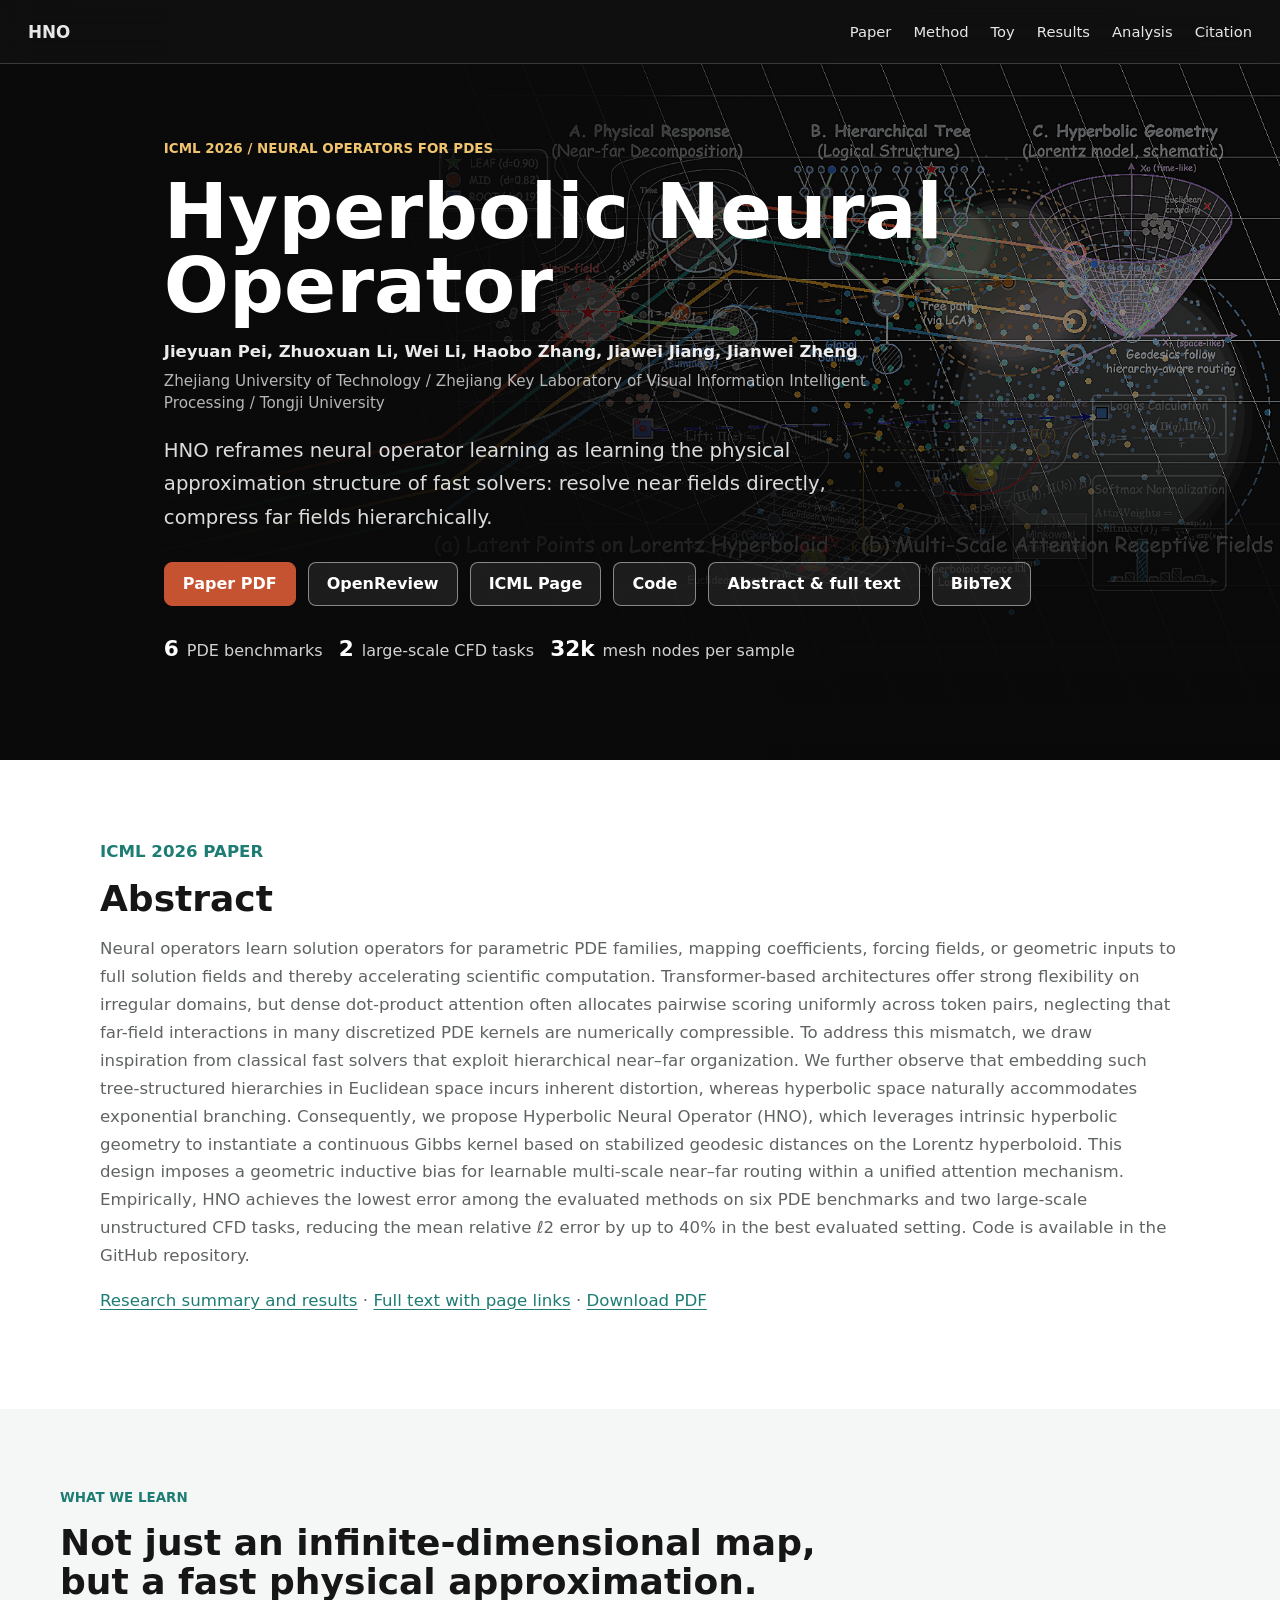
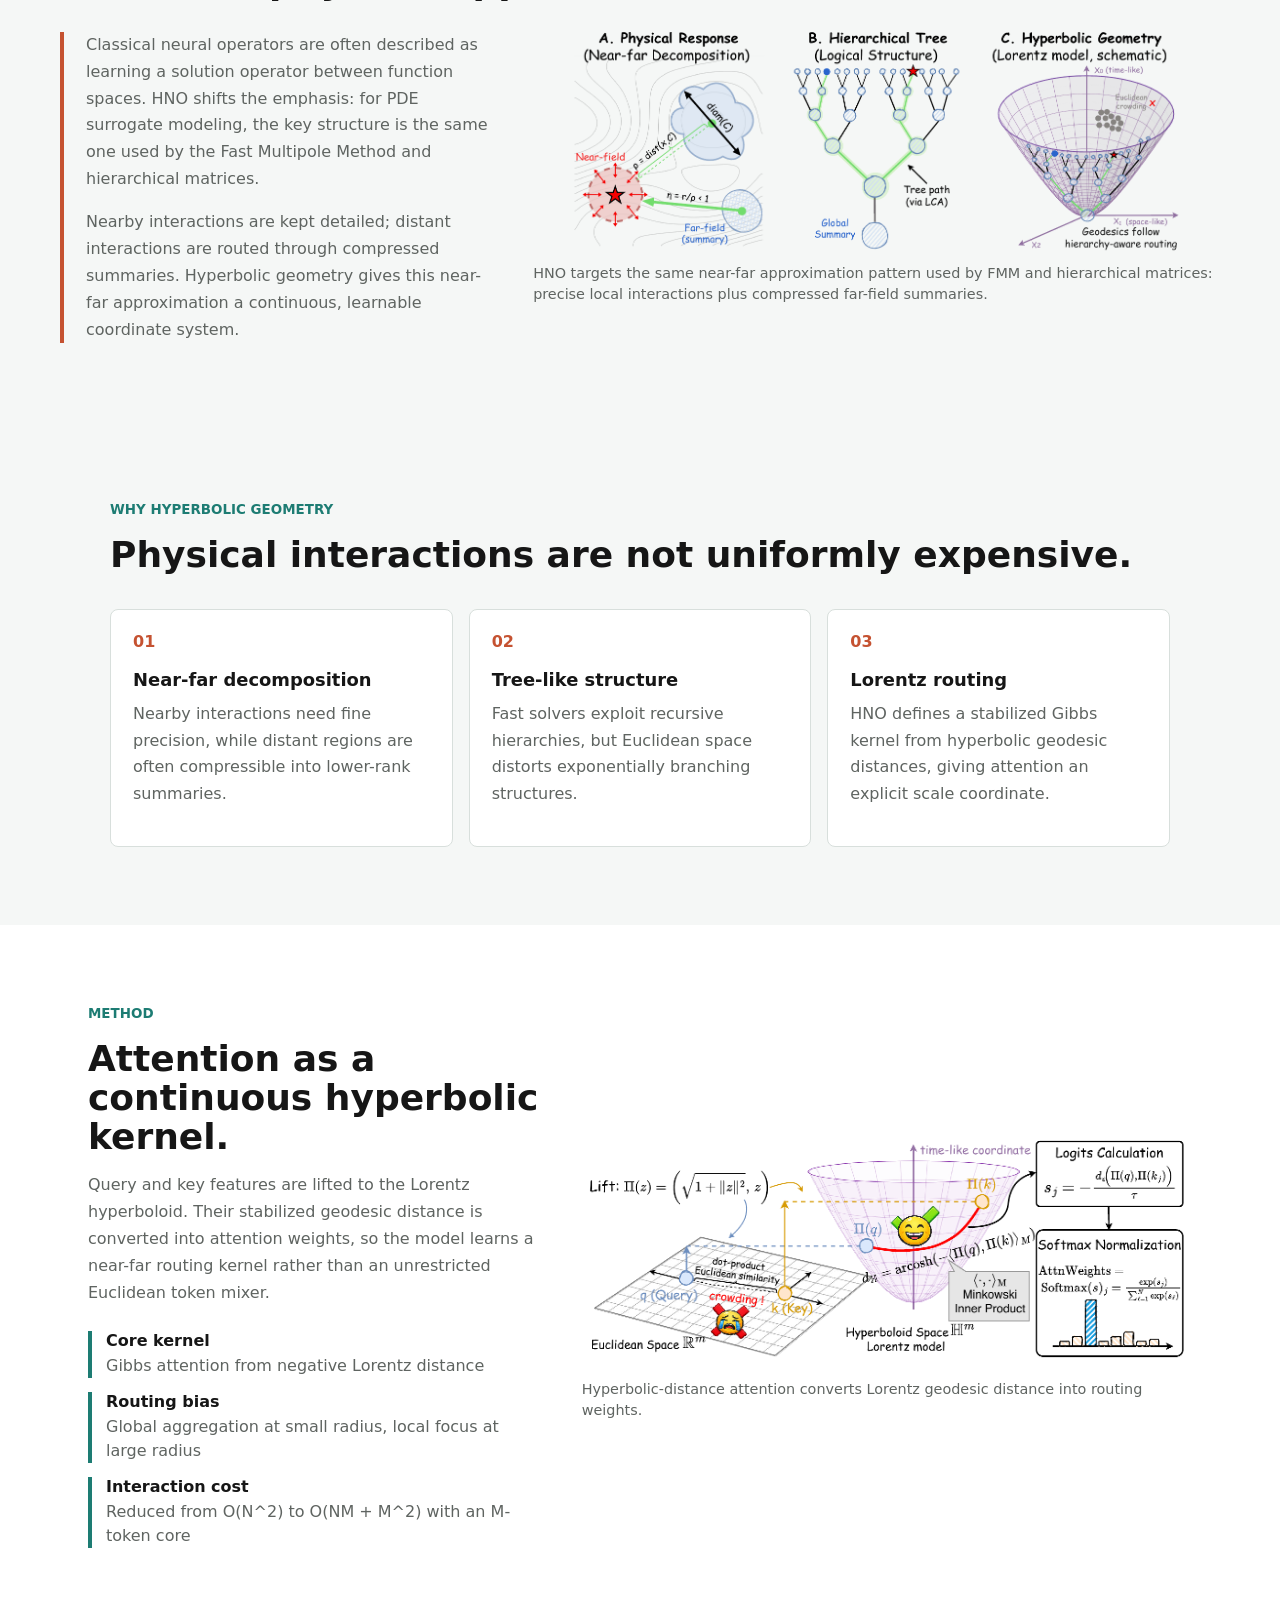
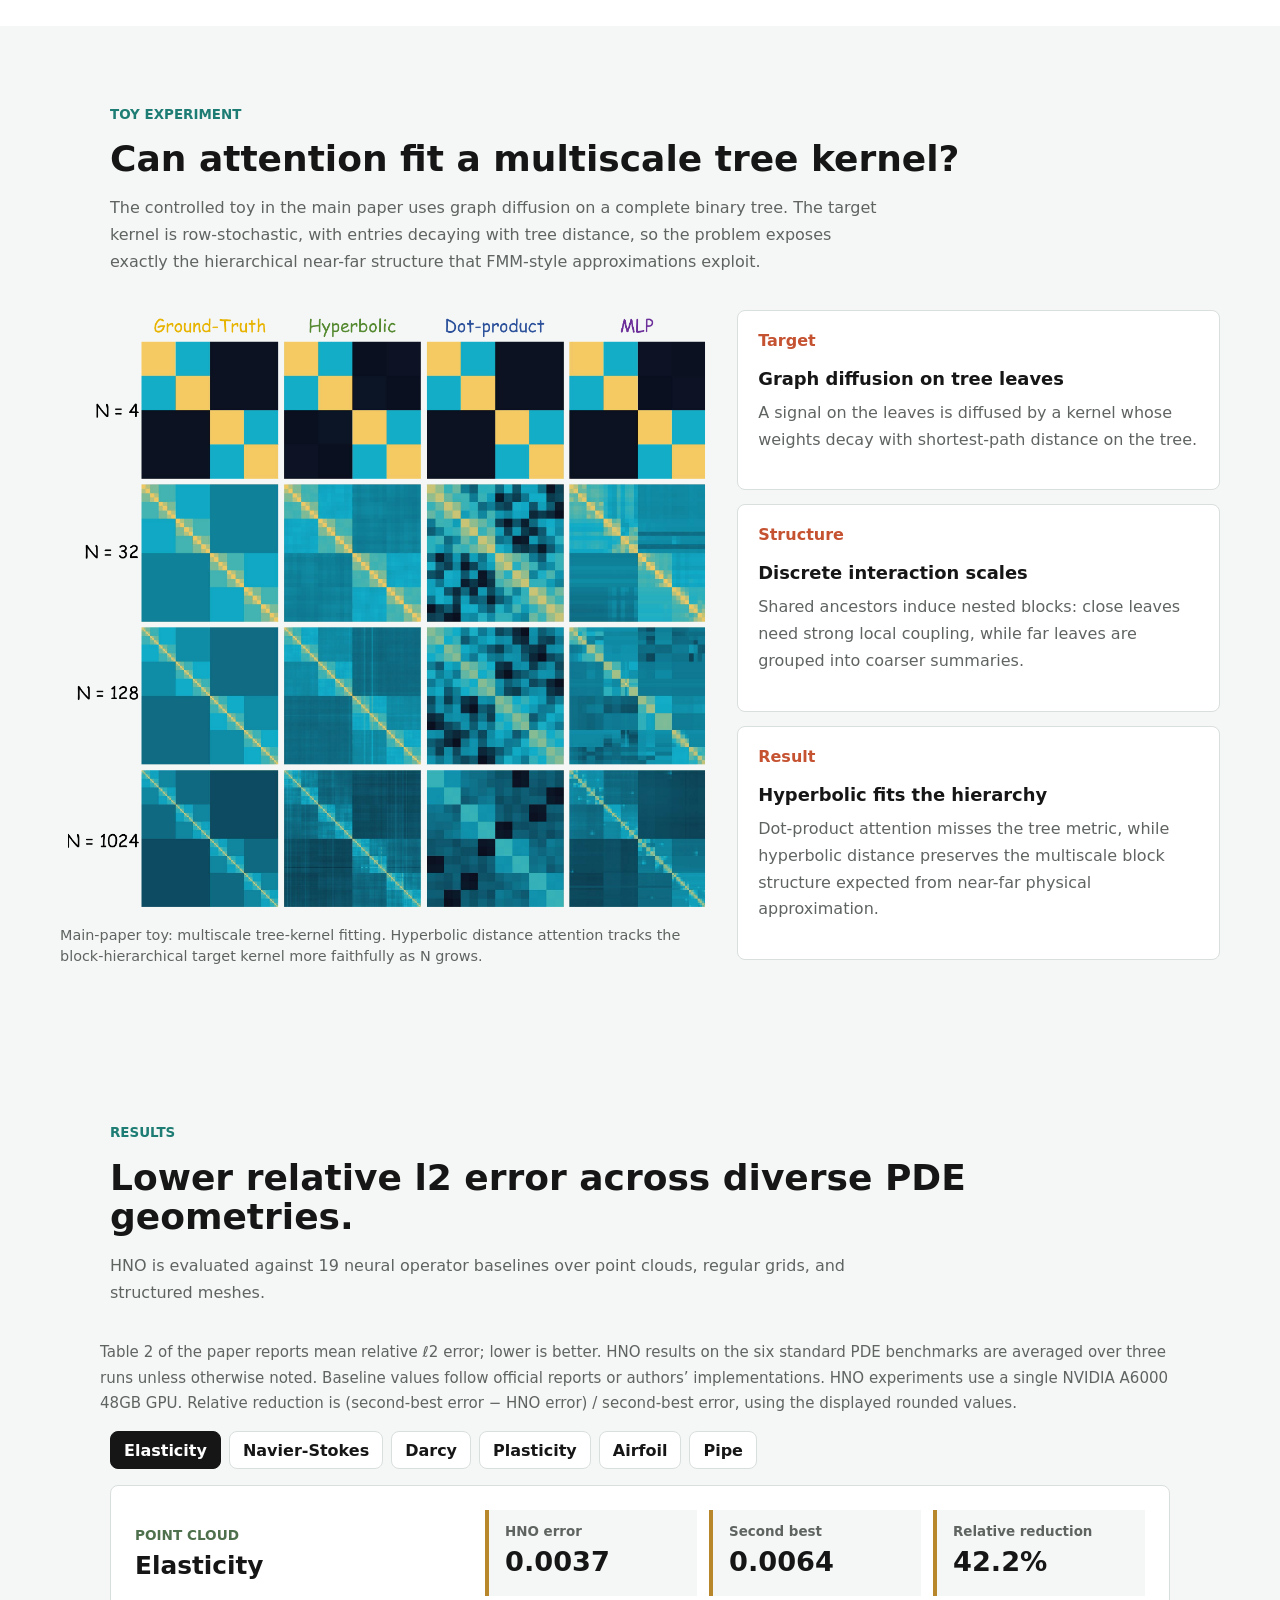
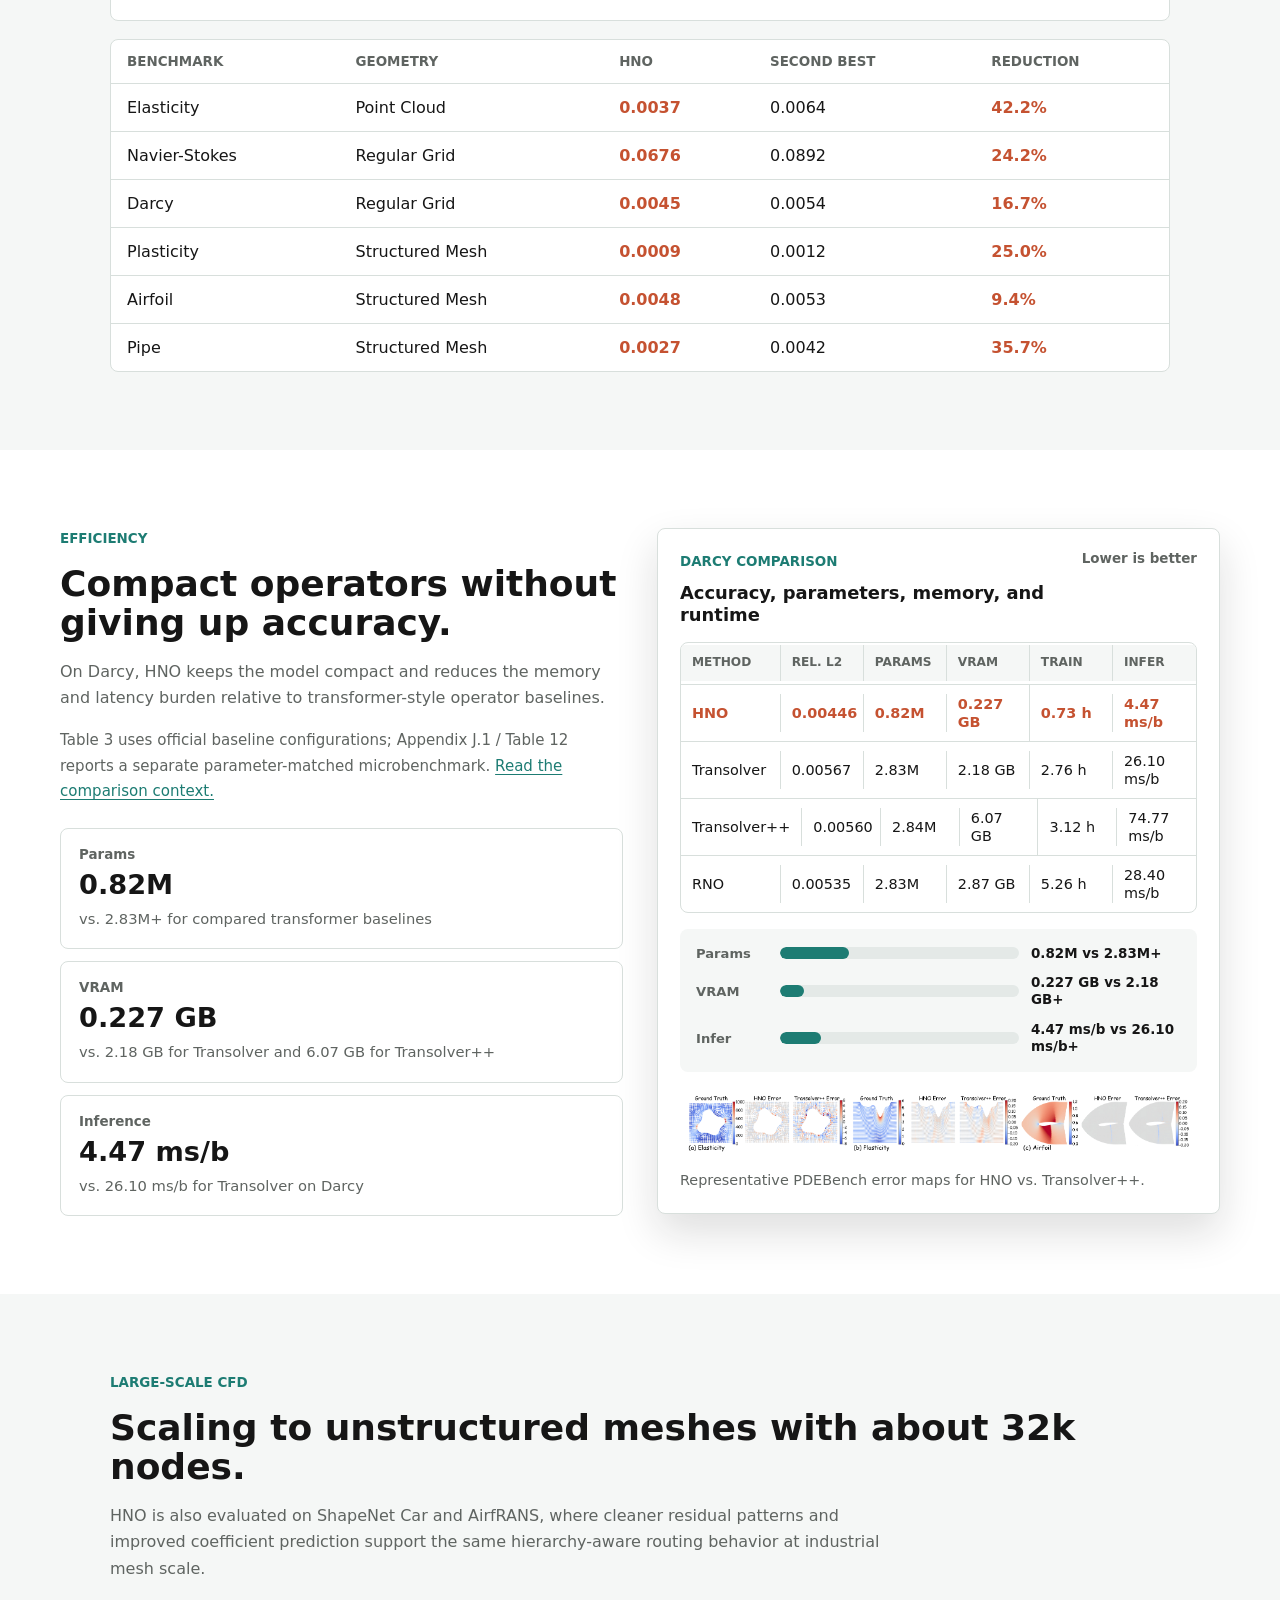
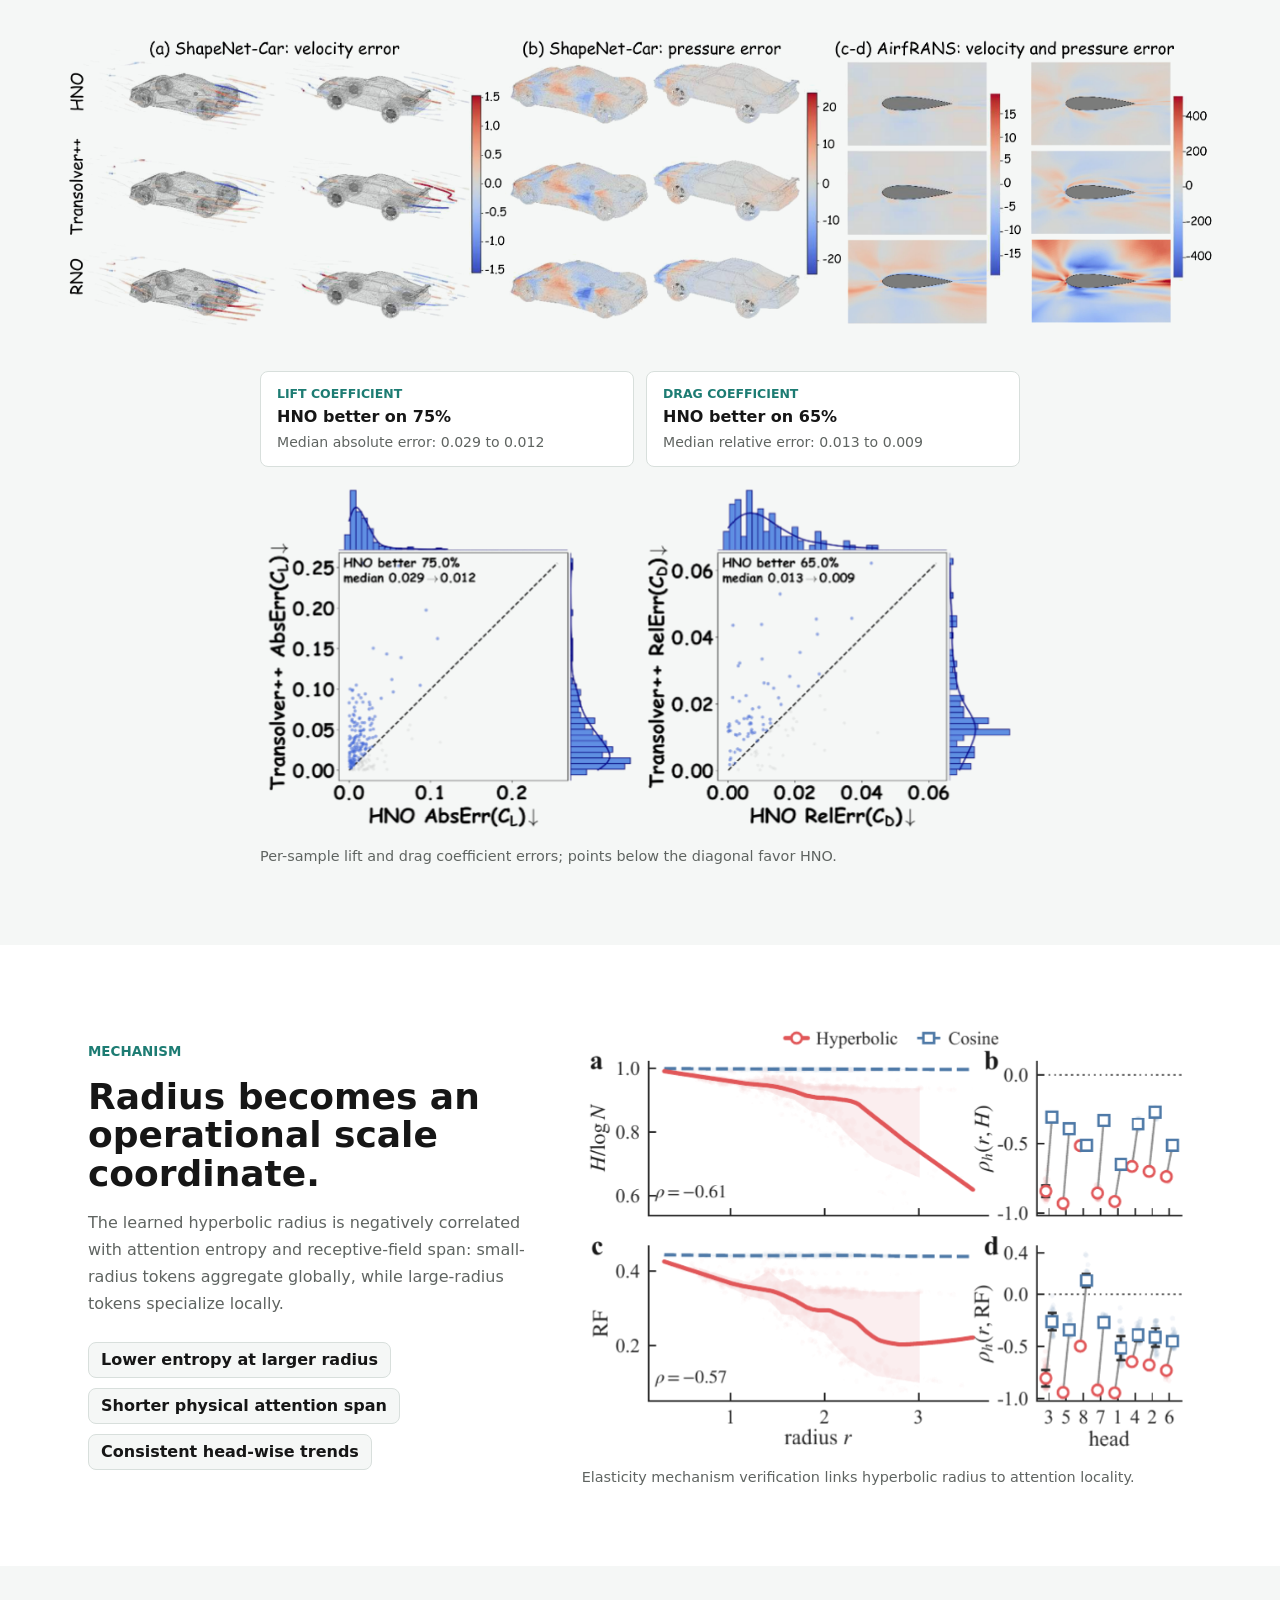
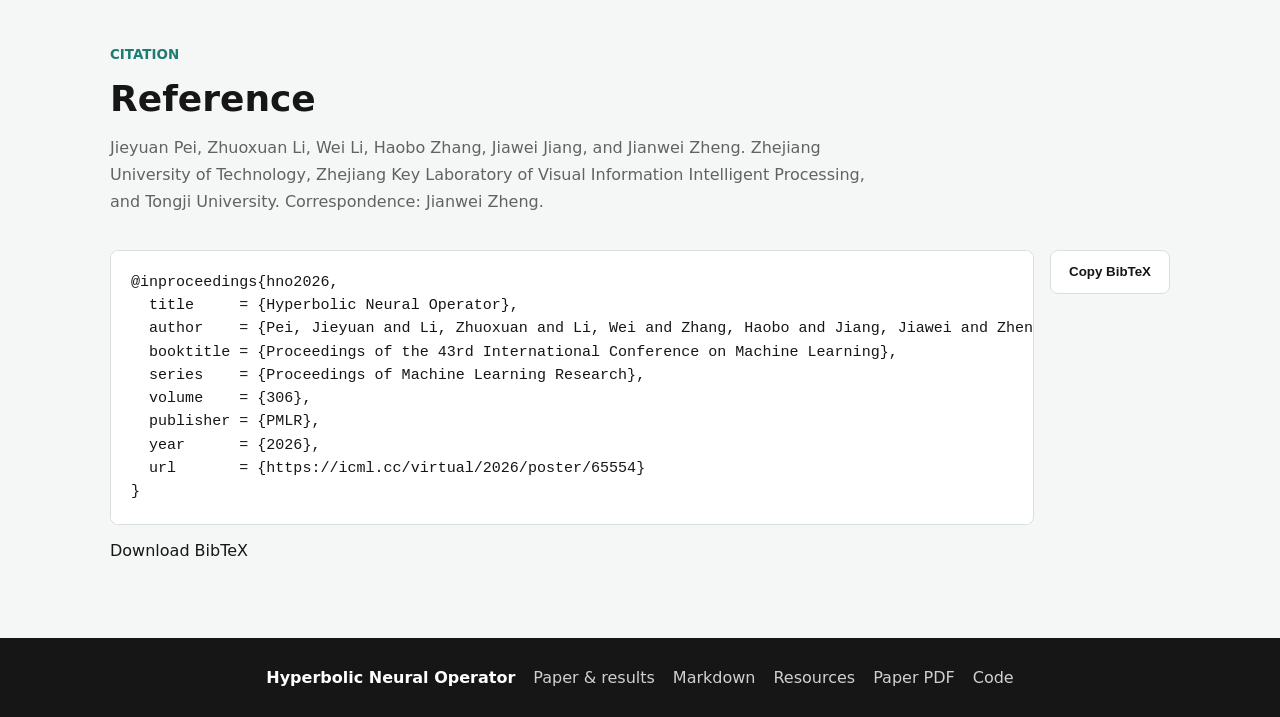
<file: index.html>
<!doctype html>
<html lang="en">
  <head>
    <meta charset="utf-8">
    <meta name="viewport" content="width=device-width, initial-scale=1">
    <title>Hyperbolic Neural Operator | ICML 2026</title>
    <meta name="description" content="Hyperbolic Neural Operator (HNO), ICML 2026: Lorentz-distance attention for multiscale PDE operator learning on grids and irregular meshes. Paper, code, results and citation.">
    <meta name="author" content="Jieyuan Pei, Zhuoxuan Li, Wei Li, Haobo Zhang, Jiawei Jiang, Jianwei Zheng">
    <meta property="og:url" content="https://guobapei.github.io/Hyperbolic-Neural-Operator/">
    <meta property="og:type" content="article">
    <meta property="og:title" content="Hyperbolic Neural Operator">
    <meta property="og:description" content="Hyperbolic geometry for scalable near-far routing in neural operators.">
    <meta property="og:image" content="https://guobapei.github.io/Hyperbolic-Neural-Operator/assets/hero-fmm-scene.png">
    <meta name="theme-color" content="#161616">
    <link rel="stylesheet" href="styles.css">
  <link rel="canonical" href="https://guobapei.github.io/Hyperbolic-Neural-Operator/">
<meta name="robots" content="index, follow, max-image-preview:large">
<meta name="citation_title" content="Hyperbolic Neural Operator">
<meta name="citation_author" content="Jieyuan Pei">
<meta name="citation_author" content="Zhuoxuan Li">
<meta name="citation_author" content="Wei Li">
<meta name="citation_author" content="Haobo Zhang">
<meta name="citation_author" content="Jiawei Jiang">
<meta name="citation_author" content="Jianwei Zheng">
<meta name="citation_publication_date" content="2026">
<meta name="citation_conference_title" content="Proceedings of the 43rd International Conference on Machine Learning">
<meta name="citation_volume" content="306">
<meta name="citation_publisher" content="PMLR">
<meta name="citation_pdf_url" content="https://guobapei.github.io/Hyperbolic-Neural-Operator/assets/paper.pdf">
<meta name="citation_abstract_html_url" content="https://guobapei.github.io/Hyperbolic-Neural-Operator/paper.html">
<link rel="alternate" type="text/markdown" href="https://guobapei.github.io/Hyperbolic-Neural-Operator/summary.md" title="Research summary">
<link rel="alternate" type="text/plain" href="https://guobapei.github.io/Hyperbolic-Neural-Operator/paper.txt" title="Full paper text">
<link rel="sitemap" type="application/xml" href="https://guobapei.github.io/Hyperbolic-Neural-Operator/sitemap.xml">
<script type="application/ld+json">{
  "@context": "https://schema.org",
  "@type": "ScholarlyArticle",
  "@id": "https://guobapei.github.io/Hyperbolic-Neural-Operator/#paper",
  "name": "Hyperbolic Neural Operator",
  "headline": "Hyperbolic Neural Operator",
  "alternateName": "HNO",
  "url": "https://guobapei.github.io/Hyperbolic-Neural-Operator/paper.html",
  "author": [
    {
      "@type": "Person",
      "name": "Jieyuan Pei",
      "affiliation": {
        "@type": "Organization",
        "name": "Zhejiang University of Technology"
      }
    },
    {
      "@type": "Person",
      "name": "Zhuoxuan Li",
      "affiliation": {
        "@type": "Organization",
        "name": "Tongji University"
      }
    },
    {
      "@type": "Person",
      "name": "Wei Li",
      "affiliation": {
        "@type": "Organization",
        "name": "Zhejiang University of Technology"
      }
    },
    {
      "@type": "Person",
      "name": "Haobo Zhang",
      "affiliation": {
        "@type": "Organization",
        "name": "Zhejiang University of Technology"
      }
    },
    {
      "@type": "Person",
      "name": "Jiawei Jiang",
      "affiliation": {
        "@type": "Organization",
        "name": "Zhejiang University of Technology"
      }
    },
    {
      "@type": "Person",
      "name": "Jianwei Zheng",
      "affiliation": {
        "@type": "Organization",
        "name": "Zhejiang University of Technology"
      }
    }
  ],
  "datePublished": "2026",
  "inLanguage": "en",
  "abstract": "Neural operators learn solution operators for parametric PDE families, mapping coefficients, forcing fields, or geometric inputs to full solution fields and thereby accelerating scientific computation. Transformer-based architectures offer strong flexibility on irregular domains, but dense dot-product attention often allocates pairwise scoring uniformly across token pairs, neglecting that far-field interactions in many discretized PDE kernels are numerically compressible. To address this mismatch, we draw inspiration from classical fast solvers that exploit hierarchical near–far organization. We further observe that embedding such tree-structured hierarchies in Euclidean space incurs inherent distortion, whereas hyperbolic space naturally accommodates exponential branching. Consequently, we propose Hyperbolic Neural Operator (HNO), which leverages intrinsic hyperbolic geometry to instantiate a continuous Gibbs kernel based on stabilized geodesic distances on the Lorentz hyperboloid. This design imposes a geometric inductive bias for learnable multi-scale near–far routing within a unified attention mechanism. Empirically, HNO achieves the lowest error among the evaluated methods on six PDE benchmarks and two large-scale unstructured CFD tasks, reducing the mean relative ℓ2 error by up to 40% in the best evaluated setting. Code is available in the GitHub repository.",
  "description": "Hyperbolic Neural Operator (HNO), ICML 2026: Lorentz-distance attention for multiscale PDE operator learning on grids and irregular meshes. Paper, code, results and citation.",
  "keywords": [
    "neural operators",
    "hyperbolic geometry",
    "Lorentz-distance attention",
    "multiscale PDE surrogate modeling",
    "near-far interactions",
    "irregular meshes",
    "scientific machine learning",
    "Darcy flow",
    "AirfRANS",
    "ShapeNet Car"
  ],
  "isPartOf": {
    "@type": "PublicationVolume",
    "volumeNumber": "306",
    "name": "Proceedings of the 43rd International Conference on Machine Learning",
    "isPartOf": {
      "@type": "CreativeWorkSeries",
      "name": "Proceedings of Machine Learning Research"
    }
  },
  "publisher": {
    "@type": "Organization",
    "name": "PMLR"
  },
  "sameAs": [
    "https://openreview.net/forum?id=CUQwYTTNu8",
    "https://icml.cc/virtual/2026/poster/65554"
  ],
  "encoding": [
    {
      "@type": "MediaObject",
      "encodingFormat": "application/pdf",
      "contentUrl": "https://guobapei.github.io/Hyperbolic-Neural-Operator/assets/paper.pdf"
    },
    {
      "@type": "MediaObject",
      "encodingFormat": "text/plain",
      "contentUrl": "https://guobapei.github.io/Hyperbolic-Neural-Operator/paper.txt"
    }
  ],
  "associatedMedia": {
    "@type": "SoftwareSourceCode",
    "name": "HNO official implementation",
    "codeRepository": "https://github.com/GuobaPei/Hyperbolic-Neural-Operator"
  }
}</script>
  </head>
  <body>
    <header class="site-nav" aria-label="Primary navigation">
      <a class="brand" href="#top">HNO</a>
      <nav>
        <a href="paper.html">Paper</a>
        <a href="#method">Method</a>
        <a href="#toy">Toy</a>
        <a href="#results">Results</a>
        <a href="#analysis">Analysis</a>
        <a href="#citation">Citation</a>
      </nav>
    </header>

    <main>
      <section class="hero" id="top" aria-label="Hyperbolic Neural Operator">
        <div class="hero-copy">
          <p class="eyebrow">ICML 2026 / Neural Operators for PDEs</p>
          <h1>Hyperbolic Neural Operator</h1>
          <p class="hero-authors">
            Jieyuan Pei, Zhuoxuan Li, Wei Li, Haobo Zhang, Jiawei Jiang, Jianwei Zheng
          </p>
          <p class="hero-affiliations">
            Zhejiang University of Technology / Zhejiang Key Laboratory of Visual Information Intelligent Processing / Tongji University
          </p>
          <p class="hero-lede">
            HNO reframes neural operator learning as learning the physical
            approximation structure of fast solvers: resolve near fields
            directly, compress far fields hierarchically.
          </p>
          <div class="hero-actions" aria-label="Project links">
            <a class="button primary" href="assets/paper.pdf">Paper PDF</a>
            <a class="button secondary" href="https://openreview.net/forum?id=CUQwYTTNu8">OpenReview</a>
            <a class="button secondary" href="https://icml.cc/virtual/2026/poster/65554">ICML Page</a>
            <a class="button secondary" href="https://github.com/GuobaPei/Hyperbolic-Neural-Operator">Code</a>
            <a class="button secondary" href="paper.html">Abstract &amp; full text</a>
            <a class="button secondary" href="#citation">BibTeX</a>
          </div>
          <div class="hero-stats" aria-label="Key paper statistics">
            <span><strong>6</strong> PDE benchmarks</span>
            <span><strong>2</strong> large-scale CFD tasks</span>
            <span><strong>32k</strong> mesh nodes per sample</span>
          </div>
        </div>
      </section>

      <section class="abstract band" id="abstract"><div class="research-copy"><p class="eyebrow dark">ICML 2026 paper</p><h2>Abstract</h2><p>Neural operators learn solution operators for parametric PDE families, mapping coefficients, forcing fields, or geometric inputs to full solution fields and thereby accelerating scientific computation. Transformer-based architectures offer strong flexibility on irregular domains, but dense dot-product attention often allocates pairwise scoring uniformly across token pairs, neglecting that far-field interactions in many discretized PDE kernels are numerically compressible. To address this mismatch, we draw inspiration from classical fast solvers that exploit hierarchical near–far organization. We further observe that embedding such tree-structured hierarchies in Euclidean space incurs inherent distortion, whereas hyperbolic space naturally accommodates exponential branching. Consequently, we propose Hyperbolic Neural Operator (HNO), which leverages intrinsic hyperbolic geometry to instantiate a continuous Gibbs kernel based on stabilized geodesic distances on the Lorentz hyperboloid. This design imposes a geometric inductive bias for learnable multi-scale near–far routing within a unified attention mechanism. Empirically, HNO achieves the lowest error among the evaluated methods on six PDE benchmarks and two large-scale unstructured CFD tasks, reducing the mean relative ℓ2 error by up to 40% in the best evaluated setting. Code is available in the GitHub repository.</p><p class="resource-links"><a href="paper.html">Research summary and results</a> · <a href="fulltext.html">Full text with page links</a> · <a href="assets/paper.pdf">Download PDF</a></p></div></section>

      <section class="reframe band">
        <div class="reframe-shell">
          <div class="reframe-head">
            <p class="eyebrow dark">What We Learn</p>
            <h2>Not just an infinite-dimensional map, but a fast physical approximation.</h2>
          </div>
          <div class="reframe-layout">
            <div class="reframe-copy">
              <p>
                Classical neural operators are often described as learning a
                solution operator between function spaces. HNO shifts the emphasis:
                for PDE surrogate modeling, the key structure is the same one used
                by the Fast Multipole Method and hierarchical matrices.
              </p>
              <p>
                Nearby interactions are kept detailed; distant interactions are
                routed through compressed summaries. Hyperbolic geometry gives this
                near-far approximation a continuous, learnable coordinate system.
              </p>
            </div>
            <figure class="image-frame motivation-frame">
              <img src="assets/motivation-transparent.png" alt="Near-field, far-field, hierarchical tree, and hyperbolic geometry motivation">
              <figcaption>HNO targets the same near-far approximation pattern used by FMM and hierarchical matrices: precise local interactions plus compressed far-field summaries.</figcaption>
            </figure>
          </div>
        </div>
      </section>

      <section class="intro band">
        <div class="section-head">
          <p class="eyebrow dark">Why Hyperbolic Geometry</p>
          <h2>Physical interactions are not uniformly expensive.</h2>
        </div>
        <div class="intro-grid">
          <article class="claim-card">
            <span class="claim-index">01</span>
            <h3>Near-far decomposition</h3>
            <p>
              Nearby interactions need fine precision, while distant regions are
              often compressible into lower-rank summaries.
            </p>
          </article>
          <article class="claim-card">
            <span class="claim-index">02</span>
            <h3>Tree-like structure</h3>
            <p>
              Fast solvers exploit recursive hierarchies, but Euclidean space
              distorts exponentially branching structures.
            </p>
          </article>
          <article class="claim-card">
            <span class="claim-index">03</span>
            <h3>Lorentz routing</h3>
            <p>
              HNO defines a stabilized Gibbs kernel from hyperbolic geodesic
              distances, giving attention an explicit scale coordinate.
            </p>
          </article>
        </div>
      </section>

      <section class="method visual-band" id="method">
        <div class="copy-block">
          <p class="eyebrow dark">Method</p>
          <h2>Attention as a continuous hyperbolic kernel.</h2>
          <p>
            Query and key features are lifted to the Lorentz hyperboloid. Their
            stabilized geodesic distance is converted into attention weights, so
            the model learns a near-far routing kernel rather than an unrestricted
            Euclidean token mixer.
          </p>
          <dl class="fact-list">
            <div>
              <dt>Core kernel</dt>
              <dd>Gibbs attention from negative Lorentz distance</dd>
            </div>
            <div>
              <dt>Routing bias</dt>
              <dd>Global aggregation at small radius, local focus at large radius</dd>
            </div>
            <div>
              <dt>Interaction cost</dt>
              <dd>Reduced from O(N^2) to O(NM + M^2) with an M-token core</dd>
            </div>
          </dl>
        </div>
        <figure class="image-frame wide">
          <img src="assets/hyperbolic-attention-transparent.png" alt="Hyperbolic-distance attention block in the Lorentz model">
          <figcaption>Hyperbolic-distance attention converts Lorentz geodesic distance into routing weights.</figcaption>
        </figure>
      </section>

      <section class="toy band" id="toy">
        <div class="section-head">
          <p class="eyebrow dark">Toy Experiment</p>
          <h2>Can attention fit a multiscale tree kernel?</h2>
          <p>
            The controlled toy in the main paper uses graph diffusion on a
            complete binary tree. The target kernel is row-stochastic, with
            entries decaying with tree distance, so the problem exposes exactly
            the hierarchical near-far structure that FMM-style approximations
            exploit.
          </p>
        </div>
        <div class="toy-grid">
          <figure class="image-frame toy-frame">
            <img src="assets/toy-tree-fitting-transparent.png" alt="Toy multiscale tree-kernel fitting comparing ground truth, hyperbolic, dot-product, and MLP attention">
            <figcaption>Main-paper toy: multiscale tree-kernel fitting. Hyperbolic distance attention tracks the block-hierarchical target kernel more faithfully as N grows.</figcaption>
          </figure>
          <div class="toy-copy">
            <article>
              <span class="claim-index">Target</span>
              <h3>Graph diffusion on tree leaves</h3>
              <p>
                A signal on the leaves is diffused by a kernel whose weights
                decay with shortest-path distance on the tree.
              </p>
            </article>
            <article>
              <span class="claim-index">Structure</span>
              <h3>Discrete interaction scales</h3>
              <p>
                Shared ancestors induce nested blocks: close leaves need strong
                local coupling, while far leaves are grouped into coarser
                summaries.
              </p>
            </article>
            <article>
              <span class="claim-index">Result</span>
              <h3>Hyperbolic fits the hierarchy</h3>
              <p>
                Dot-product attention misses the tree metric, while hyperbolic
                distance preserves the multiscale block structure expected from
                near-far physical approximation.
              </p>
            </article>
          </div>
        </div>
      </section>

      <section class="results band" id="results">
        <div class="section-head">
          <p class="eyebrow dark">Results</p>
          <h2>Lower relative l2 error across diverse PDE geometries.</h2>
          <p>
            HNO is evaluated against 19 neural operator baselines over point
            clouds, regular grids, and structured meshes.
          </p>
        </div>

        <p class="protocol-note">Table 2 of the paper reports mean relative ℓ2 error; lower is better. HNO results on the six standard PDE benchmarks are averaged over three runs unless otherwise noted. Baseline values follow official reports or authors’ implementations. HNO experiments use a single NVIDIA A6000 48GB GPU. Relative reduction is (second-best error − HNO error) / second-best error, using the displayed rounded values.</p>
        <div class="result-shell">
          <div class="benchmark-picker" role="tablist" aria-label="Benchmark selector">
            <button class="active" type="button" role="tab" aria-selected="true" data-key="elasticity">Elasticity</button>
            <button type="button" role="tab" aria-selected="false" data-key="navier">Navier-Stokes</button>
            <button type="button" role="tab" aria-selected="false" data-key="darcy">Darcy</button>
            <button type="button" role="tab" aria-selected="false" data-key="plasticity">Plasticity</button>
            <button type="button" role="tab" aria-selected="false" data-key="airfoil">Airfoil</button>
            <button type="button" role="tab" aria-selected="false" data-key="pipe">Pipe</button>
          </div>

          <div class="selected-result" aria-live="polite">
            <div>
              <span class="result-label" id="result-geometry">Point Cloud</span>
              <h3 id="result-name">Elasticity</h3>
            </div>
            <div class="metric-row">
              <div>
                <span>HNO error</span>
                <strong id="result-hno">0.0037</strong>
              </div>
              <div>
                <span>Second best</span>
                <strong id="result-second">0.0064</strong>
              </div>
              <div>
                <span>Relative reduction</span>
                <strong id="result-gain">42.2%</strong>
              </div>
            </div>
          </div>

          <div class="table-wrap" aria-label="Main benchmark results">
            <table>
              <thead>
                <tr>
                  <th>Benchmark</th>
                  <th>Geometry</th>
                  <th>HNO</th>
                  <th>Second best</th>
                  <th>Reduction</th>
                </tr>
              </thead>
              <tbody>
                <tr><td>Elasticity</td><td>Point Cloud</td><td>0.0037</td><td>0.0064</td><td>42.2%</td></tr>
                <tr><td>Navier-Stokes</td><td>Regular Grid</td><td>0.0676</td><td>0.0892</td><td>24.2%</td></tr>
                <tr><td>Darcy</td><td>Regular Grid</td><td>0.0045</td><td>0.0054</td><td>16.7%</td></tr>
                <tr><td>Plasticity</td><td>Structured Mesh</td><td>0.0009</td><td>0.0012</td><td>25.0%</td></tr>
                <tr><td>Airfoil</td><td>Structured Mesh</td><td>0.0048</td><td>0.0053</td><td>9.4%</td></tr>
                <tr><td>Pipe</td><td>Structured Mesh</td><td>0.0027</td><td>0.0042</td><td>35.7%</td></tr>
              </tbody>
            </table>
          </div>
        </div>
      </section>

      <section class="efficiency band">
        <div class="efficiency-layout">
        <div class="copy-block">
          <p class="eyebrow dark">Efficiency</p>
          <h2>Compact operators without giving up accuracy.</h2>
          <p>
            On Darcy, HNO keeps the model compact and reduces the memory and
            latency burden relative to transformer-style operator baselines.
          </p>
          <p class="protocol-note">Table 3 uses official baseline configurations; Appendix J.1 / Table 12 reports a separate parameter-matched microbenchmark. <a href="paper.html#efficiency">Read the comparison context.</a></p>
          <div class="efficiency-grid">
            <article>
              <span>Params</span>
              <strong>0.82M</strong>
              <p>vs. 2.83M+ for compared transformer baselines</p>
            </article>
            <article>
              <span>VRAM</span>
              <strong>0.227 GB</strong>
              <p>vs. 2.18 GB for Transolver and 6.07 GB for Transolver++</p>
            </article>
            <article>
              <span>Inference</span>
              <strong>4.47 ms/b</strong>
              <p>vs. 26.10 ms/b for Transolver on Darcy</p>
            </article>
          </div>
        </div>
        <div class="efficiency-panel" aria-label="Darcy efficiency comparison">
          <div class="panel-head">
            <div>
              <p class="eyebrow dark">Darcy Comparison</p>
              <h3>Accuracy, parameters, memory, and runtime</h3>
            </div>
            <span>Lower is better</span>
          </div>
          <div class="mini-table">
            <div class="mini-row header">
              <span>Method</span><span>Rel. l2</span><span>Params</span><span>VRAM</span><span>Train</span><span>Infer</span>
            </div>
            <div class="mini-row best">
              <span>HNO</span><span>0.00446</span><span>0.82M</span><span>0.227 GB</span><span>0.73 h</span><span>4.47 ms/b</span>
            </div>
            <div class="mini-row">
              <span>Transolver</span><span>0.00567</span><span>2.83M</span><span>2.18 GB</span><span>2.76 h</span><span>26.10 ms/b</span>
            </div>
            <div class="mini-row">
              <span>Transolver++</span><span>0.00560</span><span>2.84M</span><span>6.07 GB</span><span>3.12 h</span><span>74.77 ms/b</span>
            </div>
            <div class="mini-row">
              <span>RNO</span><span>0.00535</span><span>2.83M</span><span>2.87 GB</span><span>5.26 h</span><span>28.40 ms/b</span>
            </div>
          </div>
          <div class="bar-board" aria-label="Relative efficiency bars">
            <div class="bar-line"><span>Params</span><i style="--w:29%"></i><strong>0.82M vs 2.83M+</strong></div>
            <div class="bar-line"><span>VRAM</span><i style="--w:10%"></i><strong>0.227 GB vs 2.18 GB+</strong></div>
            <div class="bar-line"><span>Infer</span><i style="--w:17%"></i><strong>4.47 ms/b vs 26.10 ms/b+</strong></div>
          </div>
          <figure class="image-frame strip compact-strip">
            <img src="assets/pdebench-errors-transparent.png" alt="Qualitative PDEBench error maps for HNO and Transolver++">
            <figcaption>Representative PDEBench error maps for HNO vs. Transolver++.</figcaption>
          </figure>
        </div>
        </div>
      </section>

      <section class="large-scale band" id="large-scale">
        <div class="section-head">
          <p class="eyebrow dark">Large-Scale CFD</p>
          <h2>Scaling to unstructured meshes with about 32k nodes.</h2>
          <p>
            HNO is also evaluated on ShapeNet Car and AirfRANS, where cleaner
            residual patterns and improved coefficient prediction support the
            same hierarchy-aware routing behavior at industrial mesh scale.
          </p>
        </div>
        <div class="media-grid">
          <figure class="image-frame">
            <img src="assets/cfd-errors-transparent.png" alt="Prediction error maps on ShapeNet Car and AirfRANS">
            <figcaption>Velocity and surface-pressure error maps for large-scale CFD tasks.</figcaption>
          </figure>
          <figure class="image-frame scatter-frame">
            <div class="coefficient-summary" aria-label="Coefficient error summary">
              <div>
                <span>Lift coefficient</span>
                <strong>HNO better on 75%</strong>
                <p>Median absolute error: 0.029 to 0.012</p>
              </div>
              <div>
                <span>Drag coefficient</span>
                <strong>HNO better on 65%</strong>
                <p>Median relative error: 0.013 to 0.009</p>
              </div>
            </div>
            <img src="assets/joint-scatter-transparent.png" alt="Per-sample coefficient errors for ShapeNet Car and AirfRANS">
            <figcaption>Per-sample lift and drag coefficient errors; points below the diagonal favor HNO.</figcaption>
          </figure>
        </div>
      </section>

      <section class="analysis visual-band" id="analysis">
        <div class="copy-block">
          <p class="eyebrow dark">Mechanism</p>
          <h2>Radius becomes an operational scale coordinate.</h2>
          <p>
            The learned hyperbolic radius is negatively correlated with attention
            entropy and receptive-field span: small-radius tokens aggregate
            globally, while large-radius tokens specialize locally.
          </p>
          <div class="mechanism-points">
            <span>Lower entropy at larger radius</span>
            <span>Shorter physical attention span</span>
            <span>Consistent head-wise trends</span>
          </div>
        </div>
        <figure class="image-frame wide">
          <img src="assets/mechanism-transparent.png" alt="Mechanism verification showing radius, attention entropy, and receptive field">
          <figcaption>Elasticity mechanism verification links hyperbolic radius to attention locality.</figcaption>
        </figure>
      </section>

      <section class="citation band" id="citation">
        <div class="section-head">
          <p class="eyebrow dark">Citation</p>
          <h2>Reference</h2>
          <p>
            Jieyuan Pei, Zhuoxuan Li, Wei Li, Haobo Zhang, Jiawei Jiang, and Jianwei Zheng.
            Zhejiang University of Technology, Zhejiang Key Laboratory of Visual Information Intelligent Processing, and Tongji University.
            Correspondence: Jianwei Zheng.
          </p>
        </div>
        <div class="citation-box">
          <pre id="bibtex">@inproceedings{hno2026,
  title     = {Hyperbolic Neural Operator},
  author    = {Pei, Jieyuan and Li, Zhuoxuan and Li, Wei and Zhang, Haobo and Jiang, Jiawei and Zheng, Jianwei},
  booktitle = {Proceedings of the 43rd International Conference on Machine Learning},
  series    = {Proceedings of Machine Learning Research},
  volume    = {306},
  publisher = {PMLR},
  year      = {2026},
  url       = {https://icml.cc/virtual/2026/poster/65554}
}</pre>
          <button class="button secondary" type="button" id="copy-bib">Copy BibTeX</button>
          <a href="citation.bib">Download BibTeX</a>
        </div>
      </section>
    </main>

    <footer class="site-footer">
      <span>Hyperbolic Neural Operator</span>
      <a href="paper.html">Paper &amp; results</a>
      <a href="summary.md">Markdown</a>
      <a href="llms.txt">Resources</a>
      <a href="assets/paper.pdf">Paper PDF</a>
      <a href="https://github.com/GuobaPei/Hyperbolic-Neural-Operator">Code</a>
    </footer>

    <script src="script.js"></script>
  </body>
</html>
</file>
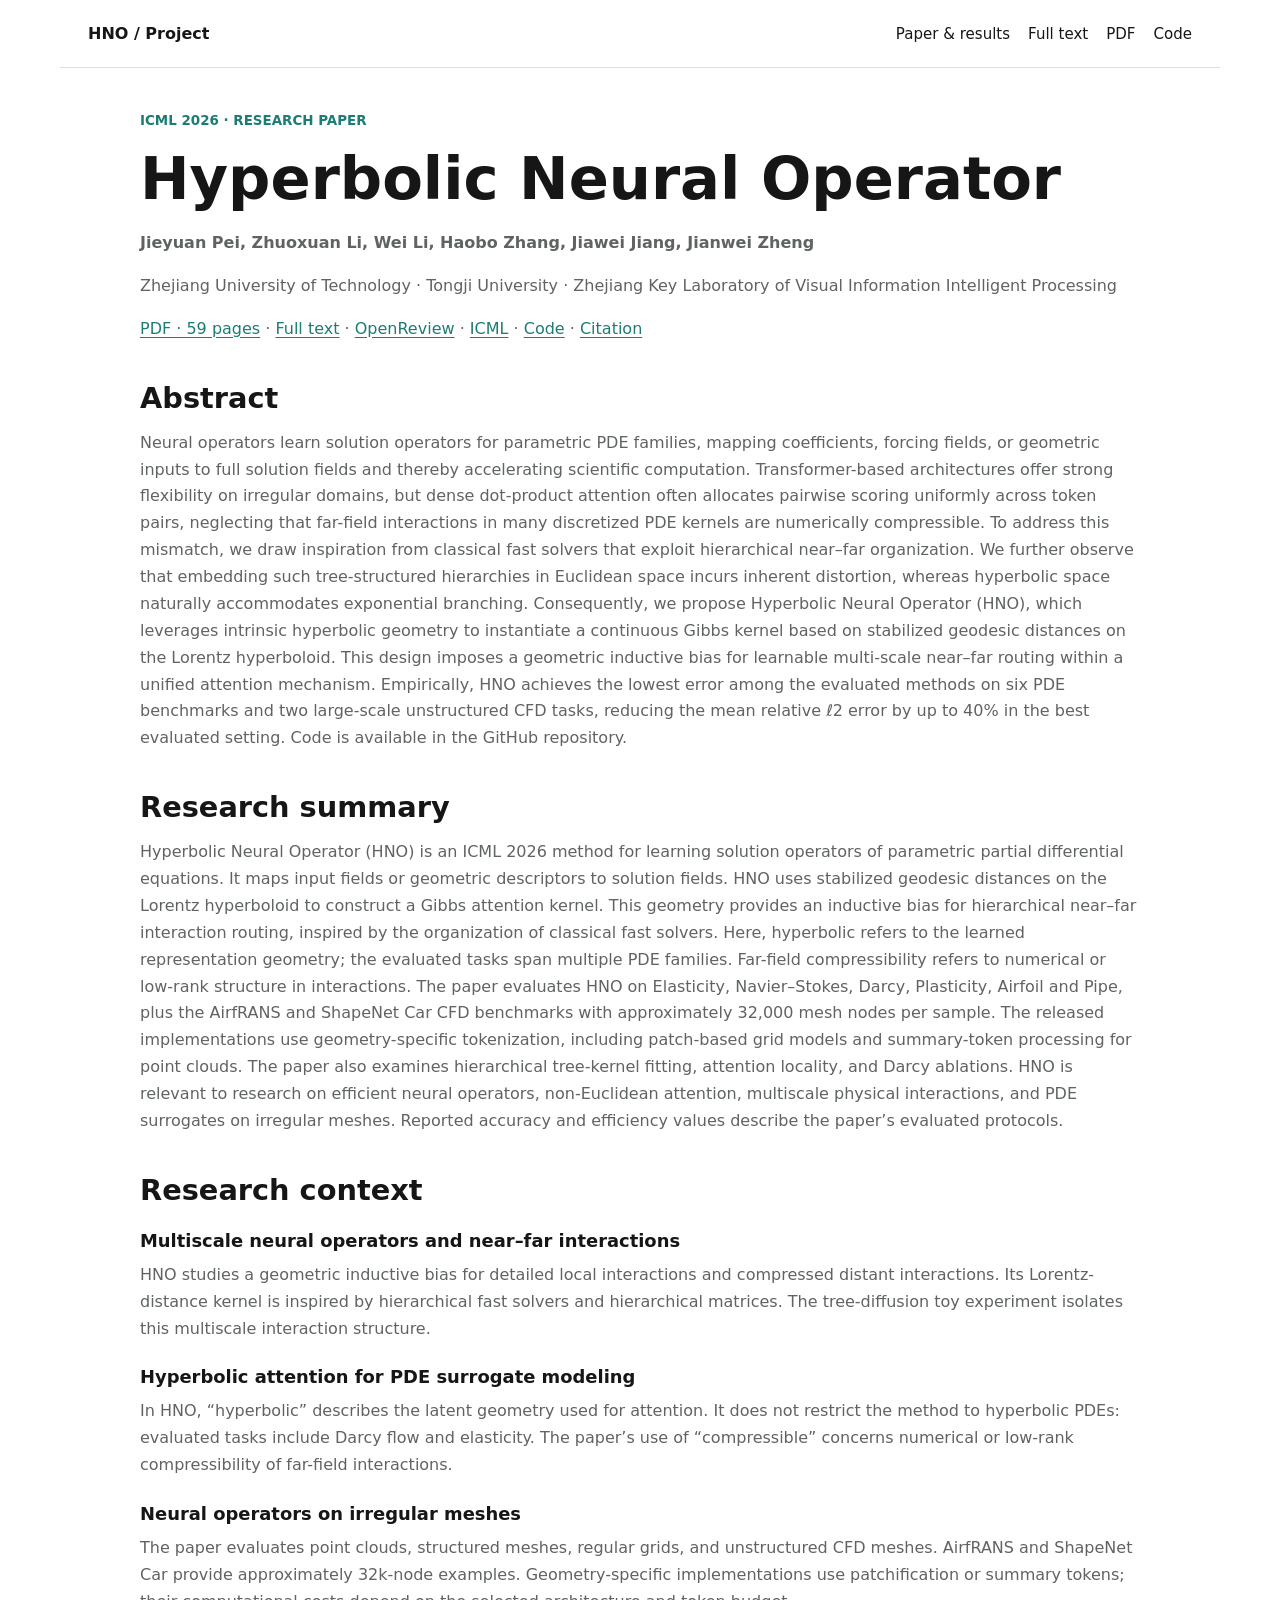
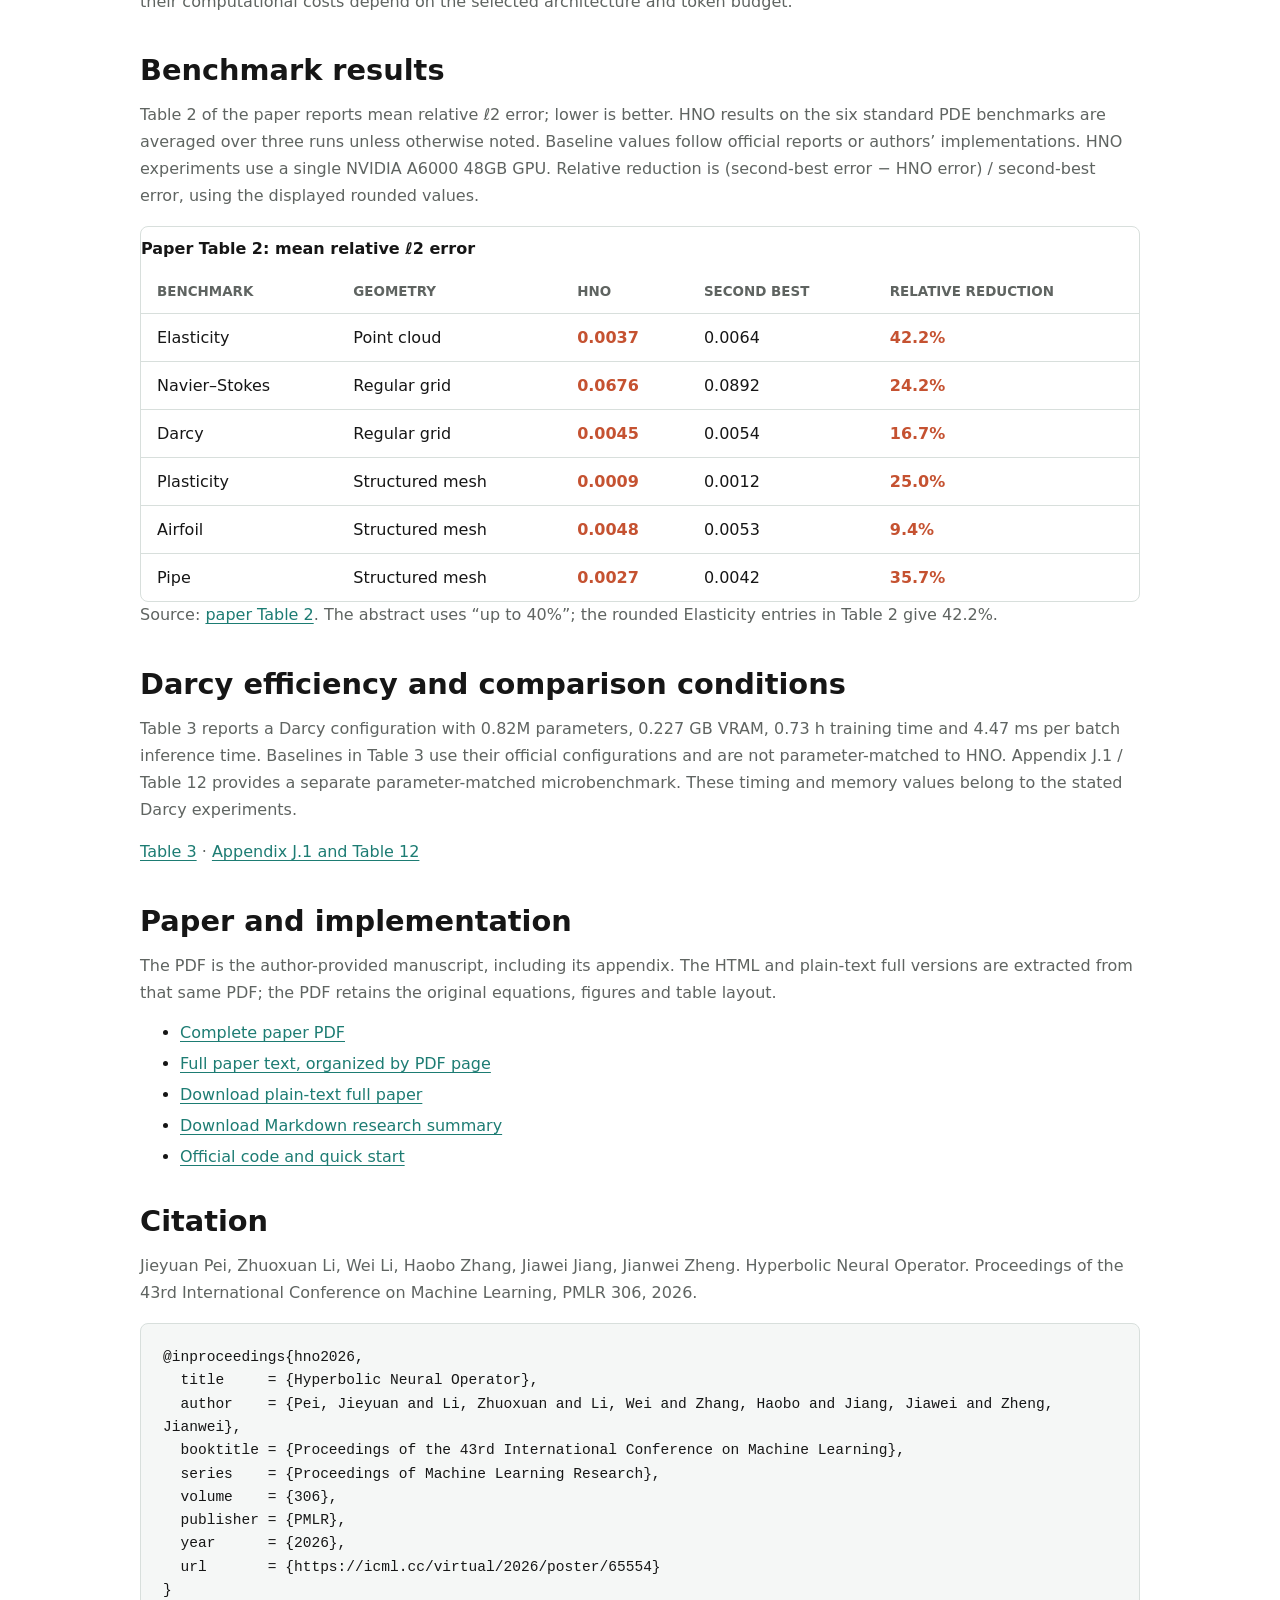
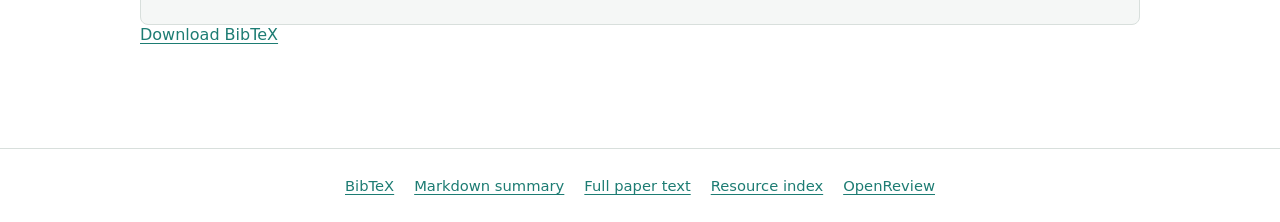
<file: paper.html>
<!doctype html>
<html lang="en"><head><meta charset="utf-8"><meta name="viewport" content="width=device-width,initial-scale=1">
<title>Hyperbolic Neural Operator | HNO · ICML 2026</title><meta name="description" content="Hyperbolic Neural Operator (HNO), ICML 2026: Lorentz-distance attention for multiscale PDE operator learning on grids and irregular meshes. Paper, code, results and citation.">
<link rel="canonical" href="https://guobapei.github.io/Hyperbolic-Neural-Operator/paper.html">
<meta name="robots" content="index, follow, max-image-preview:large">
<meta name="citation_title" content="Hyperbolic Neural Operator">
<meta name="citation_author" content="Jieyuan Pei">
<meta name="citation_author" content="Zhuoxuan Li">
<meta name="citation_author" content="Wei Li">
<meta name="citation_author" content="Haobo Zhang">
<meta name="citation_author" content="Jiawei Jiang">
<meta name="citation_author" content="Jianwei Zheng">
<meta name="citation_publication_date" content="2026">
<meta name="citation_conference_title" content="Proceedings of the 43rd International Conference on Machine Learning">
<meta name="citation_volume" content="306">
<meta name="citation_publisher" content="PMLR">
<meta name="citation_pdf_url" content="https://guobapei.github.io/Hyperbolic-Neural-Operator/assets/paper.pdf">
<meta name="citation_abstract_html_url" content="https://guobapei.github.io/Hyperbolic-Neural-Operator/paper.html">
<link rel="alternate" type="text/markdown" href="https://guobapei.github.io/Hyperbolic-Neural-Operator/summary.md" title="Research summary">
<link rel="alternate" type="text/plain" href="https://guobapei.github.io/Hyperbolic-Neural-Operator/paper.txt" title="Full paper text">
<link rel="sitemap" type="application/xml" href="https://guobapei.github.io/Hyperbolic-Neural-Operator/sitemap.xml">
<script type="application/ld+json">{
  "@context": "https://schema.org",
  "@type": "ScholarlyArticle",
  "@id": "https://guobapei.github.io/Hyperbolic-Neural-Operator/#paper",
  "name": "Hyperbolic Neural Operator",
  "headline": "Hyperbolic Neural Operator",
  "alternateName": "HNO",
  "url": "https://guobapei.github.io/Hyperbolic-Neural-Operator/paper.html",
  "author": [
    {
      "@type": "Person",
      "name": "Jieyuan Pei",
      "affiliation": {
        "@type": "Organization",
        "name": "Zhejiang University of Technology"
      }
    },
    {
      "@type": "Person",
      "name": "Zhuoxuan Li",
      "affiliation": {
        "@type": "Organization",
        "name": "Tongji University"
      }
    },
    {
      "@type": "Person",
      "name": "Wei Li",
      "affiliation": {
        "@type": "Organization",
        "name": "Zhejiang University of Technology"
      }
    },
    {
      "@type": "Person",
      "name": "Haobo Zhang",
      "affiliation": {
        "@type": "Organization",
        "name": "Zhejiang University of Technology"
      }
    },
    {
      "@type": "Person",
      "name": "Jiawei Jiang",
      "affiliation": {
        "@type": "Organization",
        "name": "Zhejiang University of Technology"
      }
    },
    {
      "@type": "Person",
      "name": "Jianwei Zheng",
      "affiliation": {
        "@type": "Organization",
        "name": "Zhejiang University of Technology"
      }
    }
  ],
  "datePublished": "2026",
  "inLanguage": "en",
  "abstract": "Neural operators learn solution operators for parametric PDE families, mapping coefficients, forcing fields, or geometric inputs to full solution fields and thereby accelerating scientific computation. Transformer-based architectures offer strong flexibility on irregular domains, but dense dot-product attention often allocates pairwise scoring uniformly across token pairs, neglecting that far-field interactions in many discretized PDE kernels are numerically compressible. To address this mismatch, we draw inspiration from classical fast solvers that exploit hierarchical near–far organization. We further observe that embedding such tree-structured hierarchies in Euclidean space incurs inherent distortion, whereas hyperbolic space naturally accommodates exponential branching. Consequently, we propose Hyperbolic Neural Operator (HNO), which leverages intrinsic hyperbolic geometry to instantiate a continuous Gibbs kernel based on stabilized geodesic distances on the Lorentz hyperboloid. This design imposes a geometric inductive bias for learnable multi-scale near–far routing within a unified attention mechanism. Empirically, HNO achieves the lowest error among the evaluated methods on six PDE benchmarks and two large-scale unstructured CFD tasks, reducing the mean relative ℓ2 error by up to 40% in the best evaluated setting. Code is available in the GitHub repository.",
  "description": "Hyperbolic Neural Operator (HNO), ICML 2026: Lorentz-distance attention for multiscale PDE operator learning on grids and irregular meshes. Paper, code, results and citation.",
  "keywords": [
    "neural operators",
    "hyperbolic geometry",
    "Lorentz-distance attention",
    "multiscale PDE surrogate modeling",
    "near-far interactions",
    "irregular meshes",
    "scientific machine learning",
    "Darcy flow",
    "AirfRANS",
    "ShapeNet Car"
  ],
  "isPartOf": {
    "@type": "PublicationVolume",
    "volumeNumber": "306",
    "name": "Proceedings of the 43rd International Conference on Machine Learning",
    "isPartOf": {
      "@type": "CreativeWorkSeries",
      "name": "Proceedings of Machine Learning Research"
    }
  },
  "publisher": {
    "@type": "Organization",
    "name": "PMLR"
  },
  "sameAs": [
    "https://openreview.net/forum?id=CUQwYTTNu8",
    "https://icml.cc/virtual/2026/poster/65554"
  ],
  "encoding": [
    {
      "@type": "MediaObject",
      "encodingFormat": "application/pdf",
      "contentUrl": "https://guobapei.github.io/Hyperbolic-Neural-Operator/assets/paper.pdf"
    },
    {
      "@type": "MediaObject",
      "encodingFormat": "text/plain",
      "contentUrl": "https://guobapei.github.io/Hyperbolic-Neural-Operator/paper.txt"
    }
  ],
  "associatedMedia": {
    "@type": "SoftwareSourceCode",
    "name": "HNO official implementation",
    "codeRepository": "https://github.com/GuobaPei/Hyperbolic-Neural-Operator"
  }
}</script>
<link rel="stylesheet" href="styles.css"></head>
<body class="reading-page"><header class="reading-nav"><a href="./">HNO / Project</a><nav><a href="paper.html">Paper &amp; results</a><a href="fulltext.html">Full text</a><a href="assets/paper.pdf">PDF</a><a href="https://github.com/GuobaPei/Hyperbolic-Neural-Operator">Code</a></nav></header>
<main class="reading-main"><p class="eyebrow dark">ICML 2026 · Research paper</p><h1>Hyperbolic Neural Operator</h1><p class="paper-authors">Jieyuan Pei, Zhuoxuan Li, Wei Li, Haobo Zhang, Jiawei Jiang, Jianwei Zheng</p><p>Zhejiang University of Technology · Tongji University · Zhejiang Key Laboratory of Visual Information Intelligent Processing</p>
<p class="resource-links"><a href="assets/paper.pdf">PDF · 59 pages</a> · <a href="fulltext.html">Full text</a> · <a href="https://openreview.net/forum?id=CUQwYTTNu8">OpenReview</a> · <a href="https://icml.cc/virtual/2026/poster/65554">ICML</a> · <a href="https://github.com/GuobaPei/Hyperbolic-Neural-Operator">Code</a> · <a href="#citation">Citation</a></p>
<section id="abstract"><h2>Abstract</h2><p>Neural operators learn solution operators for parametric PDE families, mapping coefficients, forcing fields, or geometric inputs to full solution fields and thereby accelerating scientific computation. Transformer-based architectures offer strong flexibility on irregular domains, but dense dot-product attention often allocates pairwise scoring uniformly across token pairs, neglecting that far-field interactions in many discretized PDE kernels are numerically compressible. To address this mismatch, we draw inspiration from classical fast solvers that exploit hierarchical near–far organization. We further observe that embedding such tree-structured hierarchies in Euclidean space incurs inherent distortion, whereas hyperbolic space naturally accommodates exponential branching. Consequently, we propose Hyperbolic Neural Operator (HNO), which leverages intrinsic hyperbolic geometry to instantiate a continuous Gibbs kernel based on stabilized geodesic distances on the Lorentz hyperboloid. This design imposes a geometric inductive bias for learnable multi-scale near–far routing within a unified attention mechanism. Empirically, HNO achieves the lowest error among the evaluated methods on six PDE benchmarks and two large-scale unstructured CFD tasks, reducing the mean relative ℓ2 error by up to 40% in the best evaluated setting. Code is available in the GitHub repository.</p></section>
<section id="summary"><h2>Research summary</h2><p>Hyperbolic Neural Operator (HNO) is an ICML 2026 method for learning solution operators of parametric partial differential equations. It maps input fields or geometric descriptors to solution fields. HNO uses stabilized geodesic distances on the Lorentz hyperboloid to construct a Gibbs attention kernel. This geometry provides an inductive bias for hierarchical near–far interaction routing, inspired by the organization of classical fast solvers. Here, hyperbolic refers to the learned representation geometry; the evaluated tasks span multiple PDE families. Far-field compressibility refers to numerical or low-rank structure in interactions. The paper evaluates HNO on Elasticity, Navier–Stokes, Darcy, Plasticity, Airfoil and Pipe, plus the AirfRANS and ShapeNet Car CFD benchmarks with approximately 32,000 mesh nodes per sample. The released implementations use geometry-specific tokenization, including patch-based grid models and summary-token processing for point clouds. The paper also examines hierarchical tree-kernel fitting, attention locality, and Darcy ablations. HNO is relevant to research on efficient neural operators, non-Euclidean attention, multiscale physical interactions, and PDE surrogates on irregular meshes. Reported accuracy and efficiency values describe the paper’s evaluated protocols.</p></section>
<section id="research-context"><h2>Research context</h2>
<h3>Multiscale neural operators and near–far interactions</h3><p>HNO studies a geometric inductive bias for detailed local interactions and compressed distant interactions. Its Lorentz-distance kernel is inspired by hierarchical fast solvers and hierarchical matrices. The tree-diffusion toy experiment isolates this multiscale interaction structure.</p>
<h3>Hyperbolic attention for PDE surrogate modeling</h3><p>In HNO, “hyperbolic” describes the latent geometry used for attention. It does not restrict the method to hyperbolic PDEs: evaluated tasks include Darcy flow and elasticity. The paper’s use of “compressible” concerns numerical or low-rank compressibility of far-field interactions.</p>
<h3>Neural operators on irregular meshes</h3><p>The paper evaluates point clouds, structured meshes, regular grids, and unstructured CFD meshes. AirfRANS and ShapeNet Car provide approximately 32k-node examples. Geometry-specific implementations use patchification or summary tokens; their computational costs depend on the selected architecture and token budget.</p></section>
<section id="results"><h2>Benchmark results</h2><p>Table 2 of the paper reports mean relative ℓ2 error; lower is better. HNO results on the six standard PDE benchmarks are averaged over three runs unless otherwise noted. Baseline values follow official reports or authors’ implementations. HNO experiments use a single NVIDIA A6000 48GB GPU. Relative reduction is (second-best error − HNO error) / second-best error, using the displayed rounded values.</p><div class="table-wrap"><table><caption>Paper Table 2: mean relative ℓ2 error</caption><thead><tr><th scope="col">Benchmark</th><th scope="col">Geometry</th><th scope="col">HNO</th><th scope="col">Second best</th><th scope="col">Relative reduction</th></tr></thead><tbody><tr><td>Elasticity</td><td>Point cloud</td><td>0.0037</td><td>0.0064</td><td>42.2%</td></tr><tr><td>Navier–Stokes</td><td>Regular grid</td><td>0.0676</td><td>0.0892</td><td>24.2%</td></tr><tr><td>Darcy</td><td>Regular grid</td><td>0.0045</td><td>0.0054</td><td>16.7%</td></tr><tr><td>Plasticity</td><td>Structured mesh</td><td>0.0009</td><td>0.0012</td><td>25.0%</td></tr><tr><td>Airfoil</td><td>Structured mesh</td><td>0.0048</td><td>0.0053</td><td>9.4%</td></tr><tr><td>Pipe</td><td>Structured mesh</td><td>0.0027</td><td>0.0042</td><td>35.7%</td></tr></tbody></table></div><p>Source: <a href="assets/paper.pdf#page=7">paper Table 2</a>. The abstract uses “up to 40%”; the rounded Elasticity entries in Table 2 give 42.2%.</p></section>
<section id="efficiency"><h2>Darcy efficiency and comparison conditions</h2><p>Table 3 reports a Darcy configuration with 0.82M parameters, 0.227 GB VRAM, 0.73 h training time and 4.47 ms per batch inference time. Baselines in Table 3 use their official configurations and are not parameter-matched to HNO. Appendix J.1 / Table 12 provides a separate parameter-matched microbenchmark. These timing and memory values belong to the stated Darcy experiments.</p><p><a href="assets/paper.pdf#page=8">Table 3</a> · <a href="assets/paper.pdf#page=36">Appendix J.1 and Table 12</a></p></section>
<section id="resources"><h2>Paper and implementation</h2><p>The PDF is the author-provided manuscript, including its appendix. The HTML and plain-text full versions are extracted from that same PDF; the PDF retains the original equations, figures and table layout.</p><ul><li><a href="assets/paper.pdf">Complete paper PDF</a></li><li><a href="fulltext.html">Full paper text, organized by PDF page</a></li><li><a href="paper.txt">Download plain-text full paper</a></li><li><a href="summary.md">Download Markdown research summary</a></li><li><a href="https://github.com/GuobaPei/Hyperbolic-Neural-Operator">Official code and quick start</a></li></ul></section>
<section id="citation"><h2>Citation</h2><p>Jieyuan Pei, Zhuoxuan Li, Wei Li, Haobo Zhang, Jiawei Jiang, Jianwei Zheng. Hyperbolic Neural Operator. Proceedings of the 43rd International Conference on Machine Learning, PMLR 306, 2026.</p><pre class="citation-pre">@inproceedings{hno2026,
  title     = {Hyperbolic Neural Operator},
  author    = {Pei, Jieyuan and Li, Zhuoxuan and Li, Wei and Zhang, Haobo and Jiang, Jiawei and Zheng, Jianwei},
  booktitle = {Proceedings of the 43rd International Conference on Machine Learning},
  series    = {Proceedings of Machine Learning Research},
  volume    = {306},
  publisher = {PMLR},
  year      = {2026},
  url       = {https://icml.cc/virtual/2026/poster/65554}
}
</pre><a href="citation.bib">Download BibTeX</a></section></main><footer class="reading-footer"><a href="citation.bib">BibTeX</a><a href="summary.md">Markdown summary</a><a href="paper.txt">Full paper text</a><a href="llms.txt">Resource index</a><a href="https://openreview.net/forum?id=CUQwYTTNu8">OpenReview</a></footer></body></html>
</file>
<file: styles.css>
@import url("styles-base.css");
@import url("styles-sections.css");
@import url("styles-results.css");
@import url("styles-responsive.css");
@import url("styles-reading.css");
</file>
